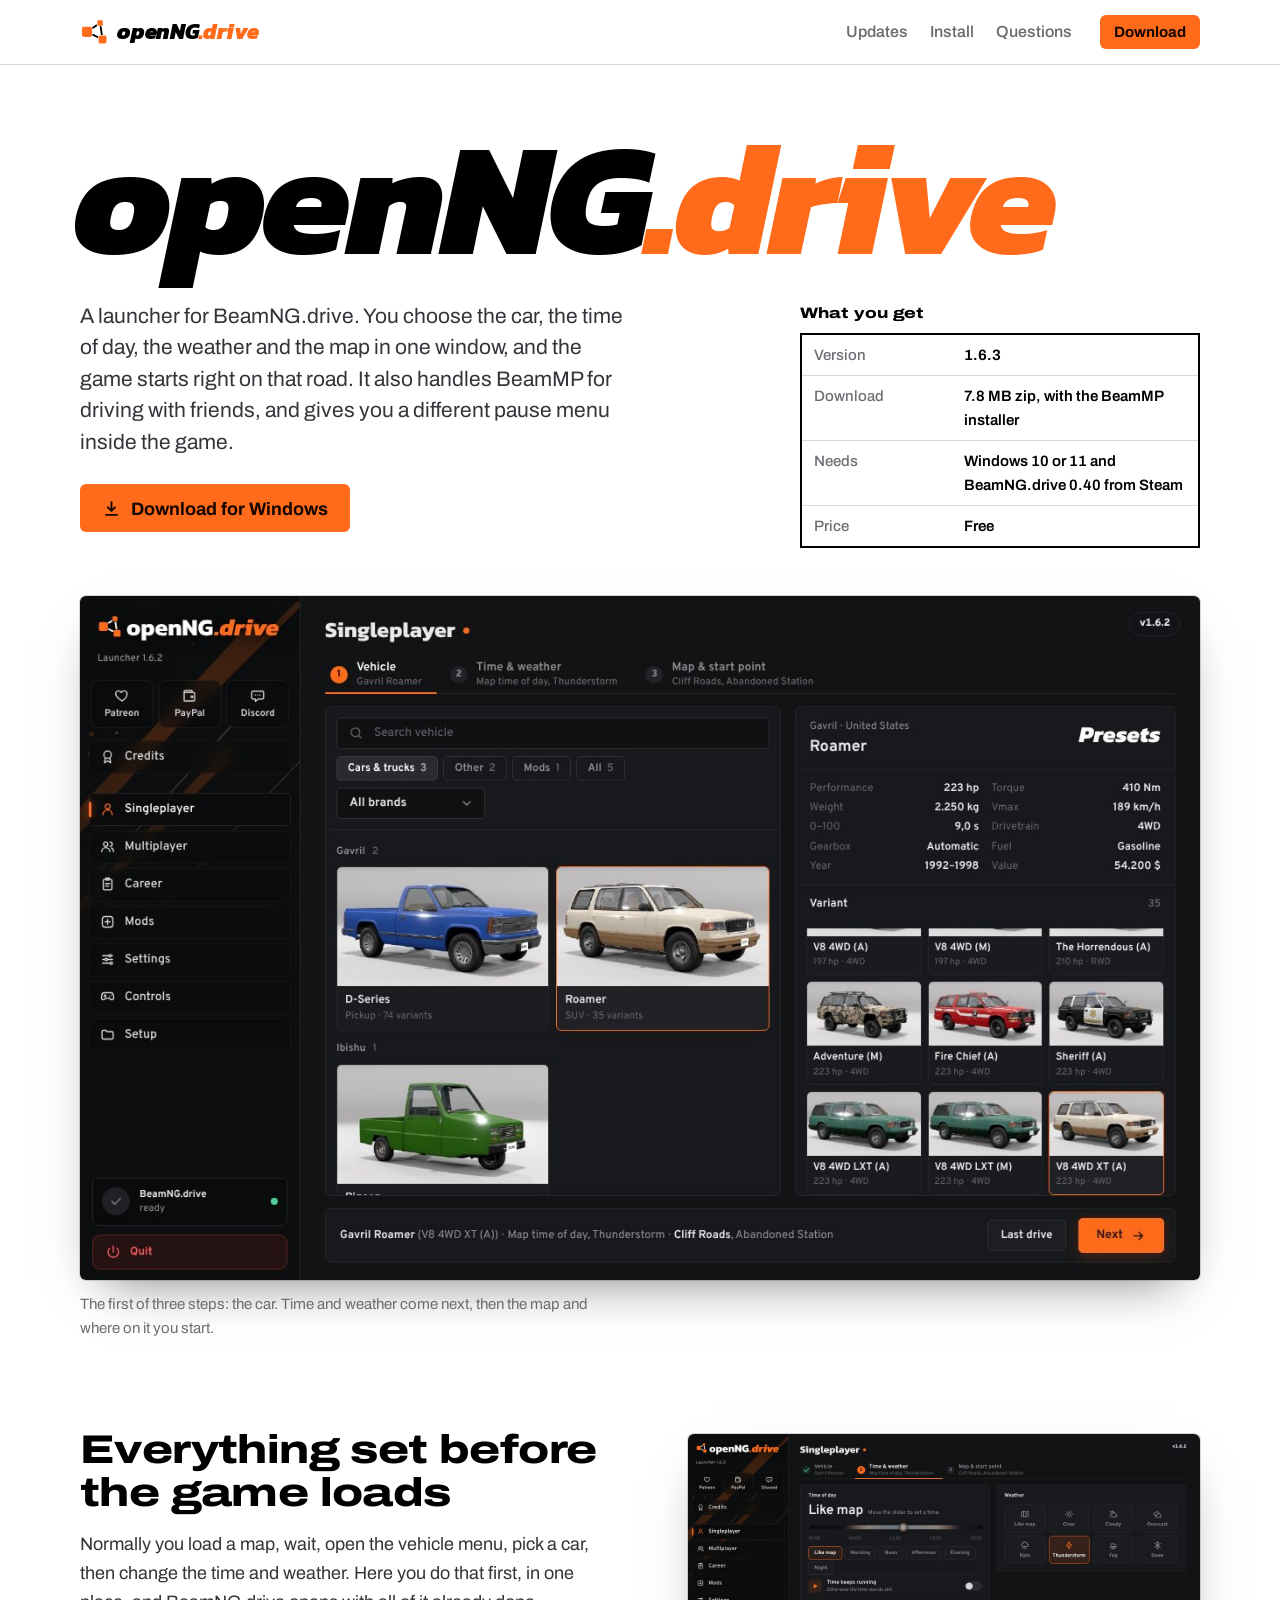
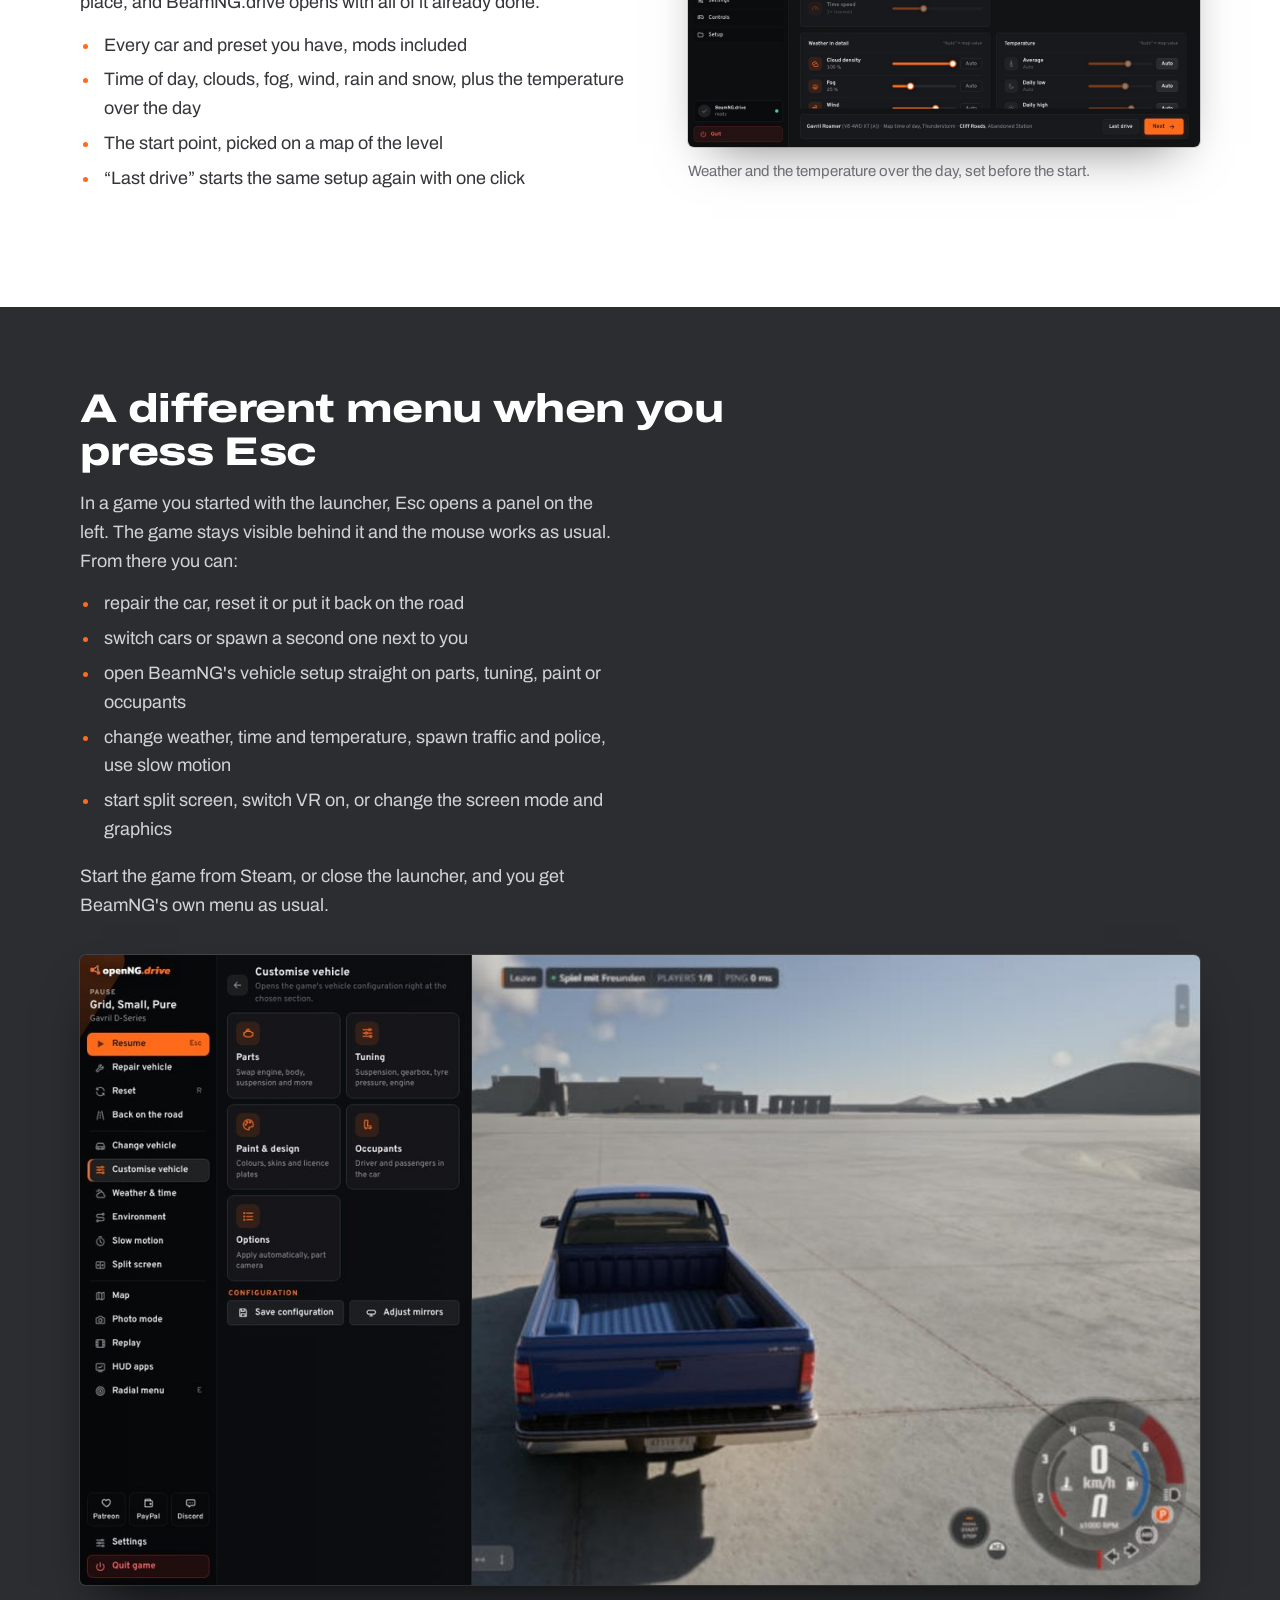
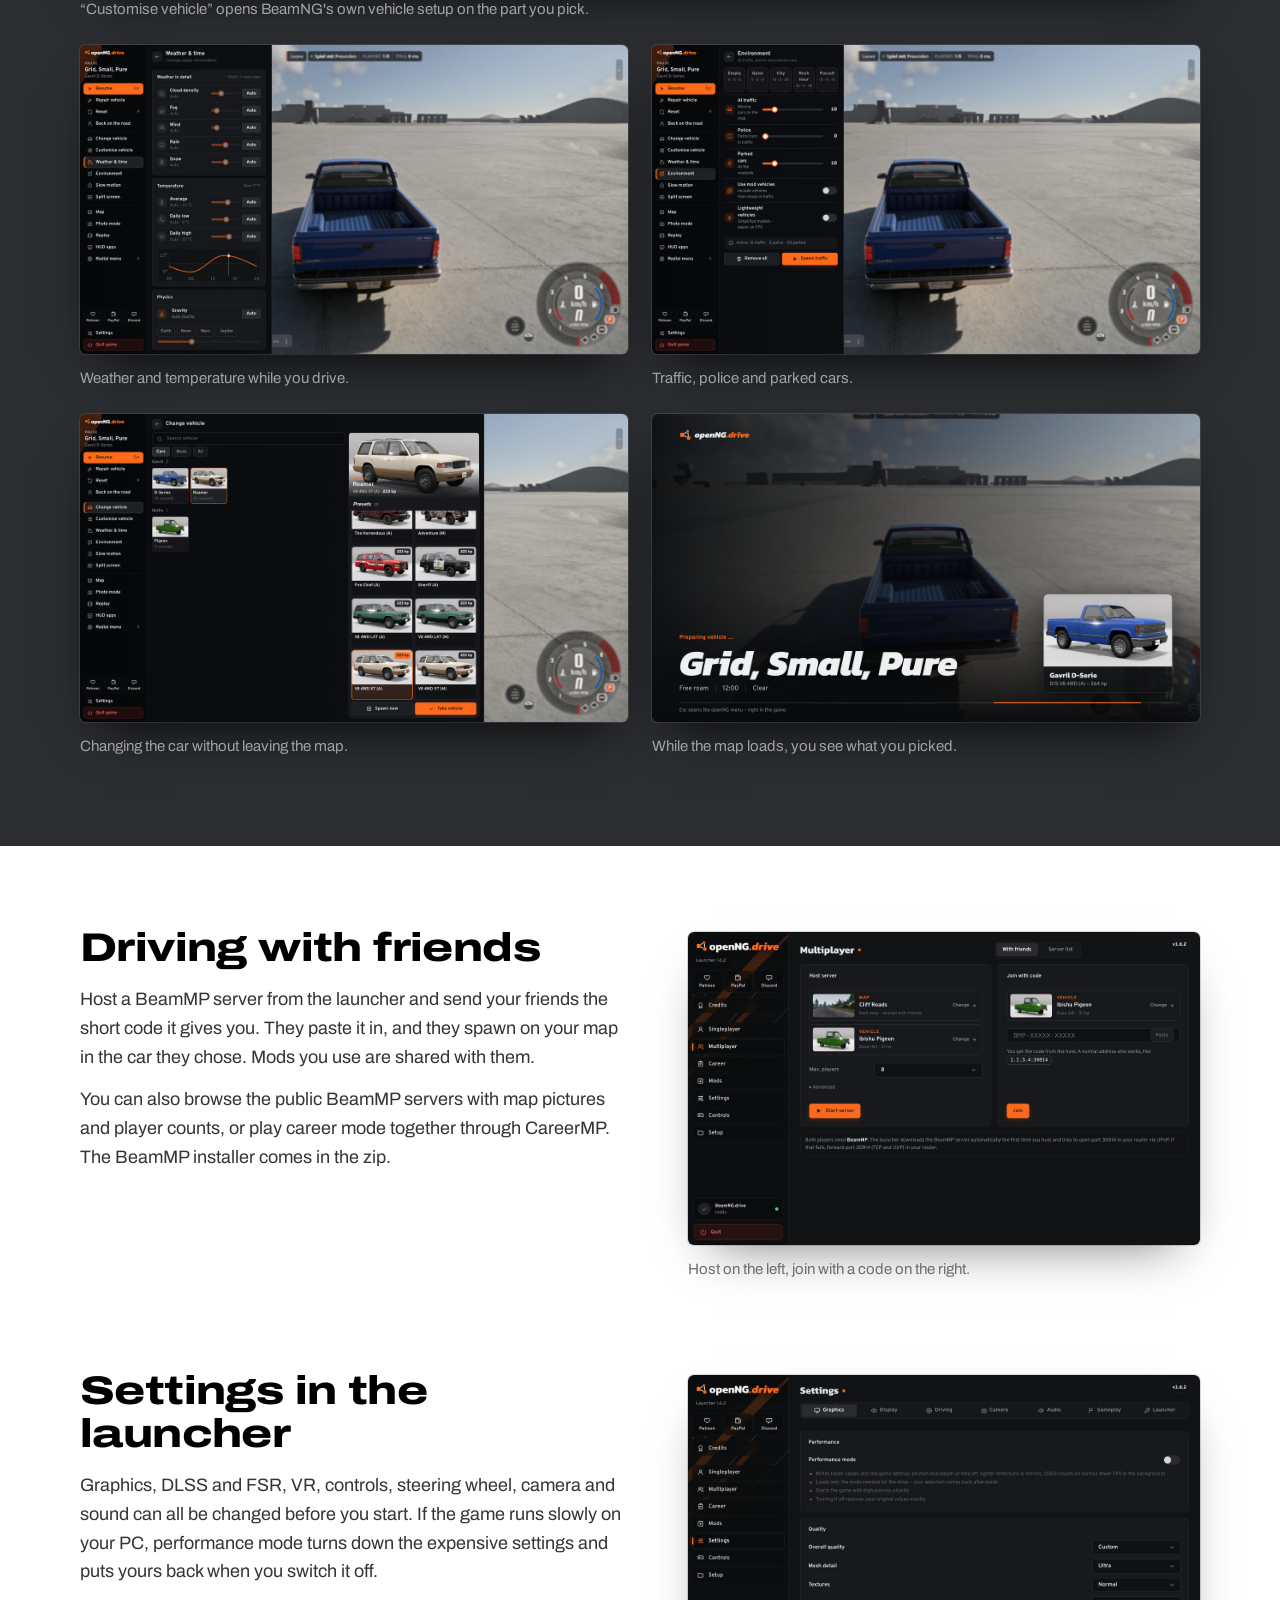
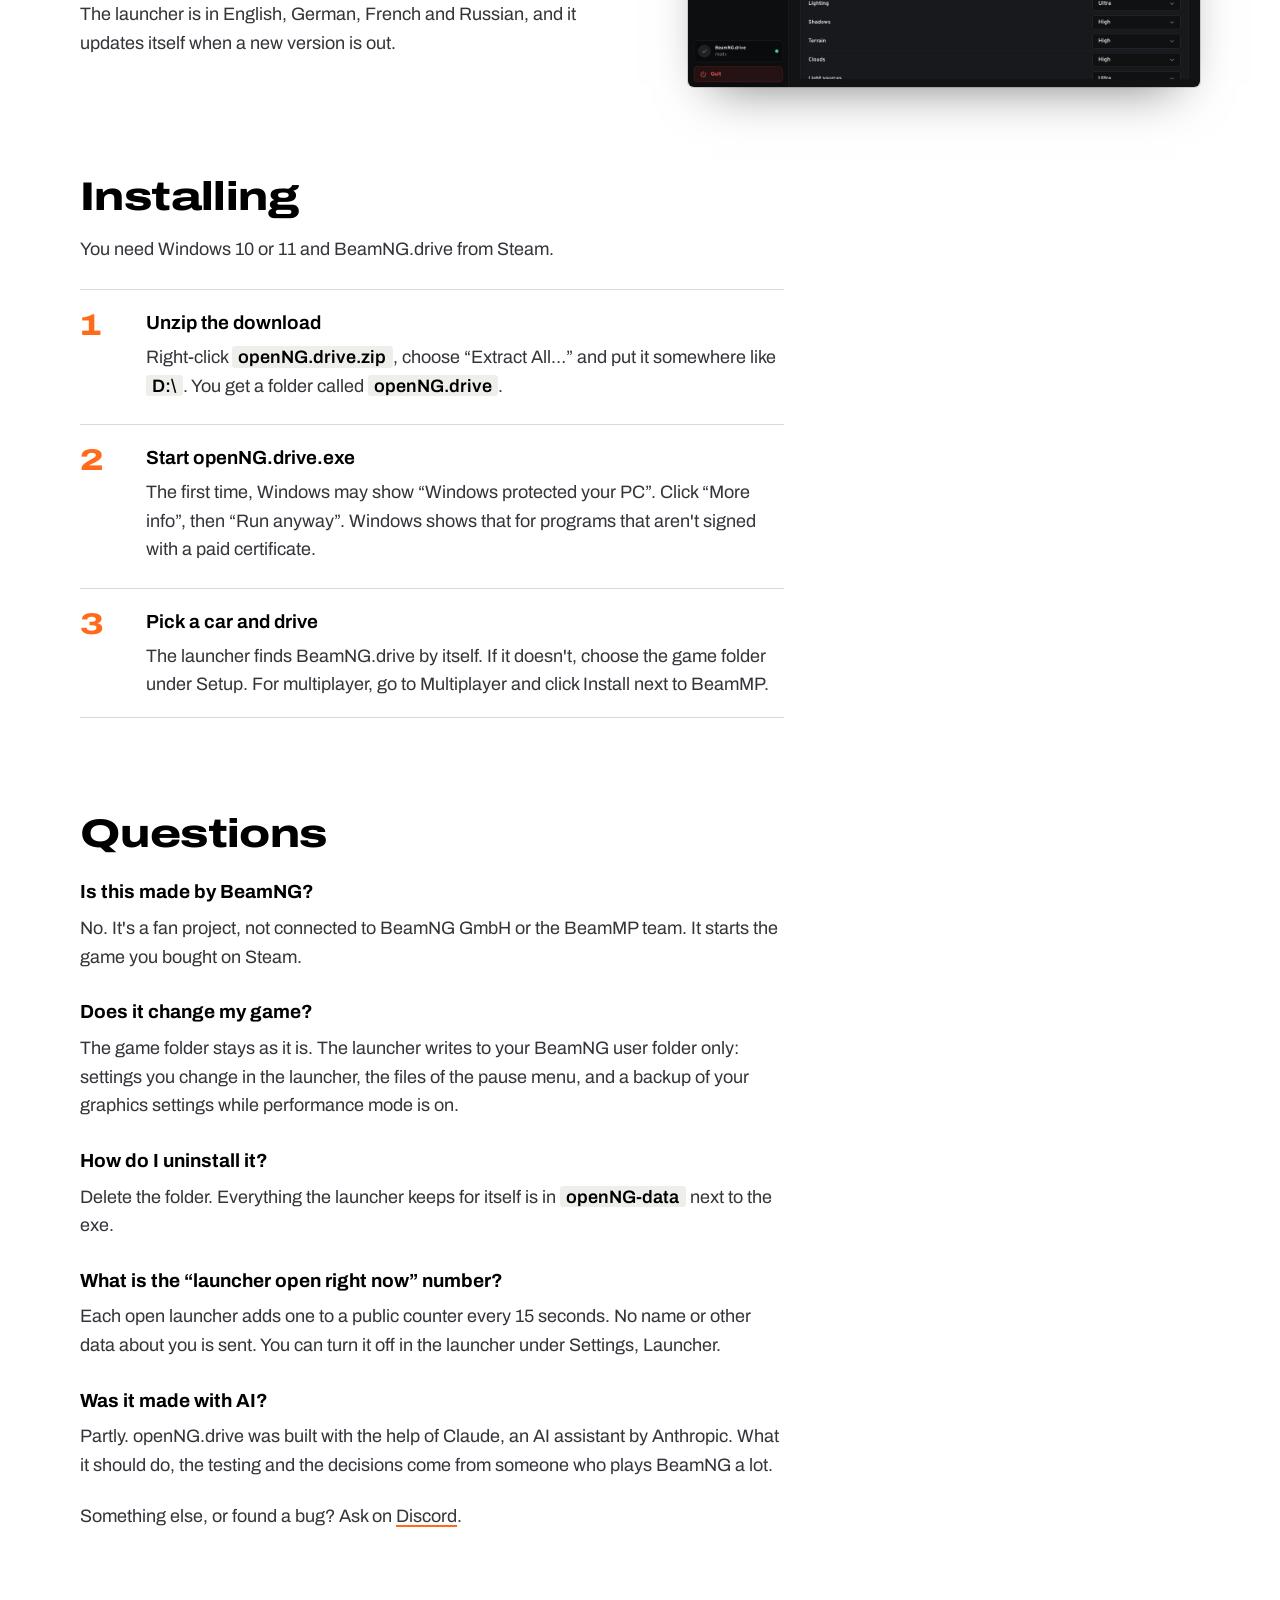
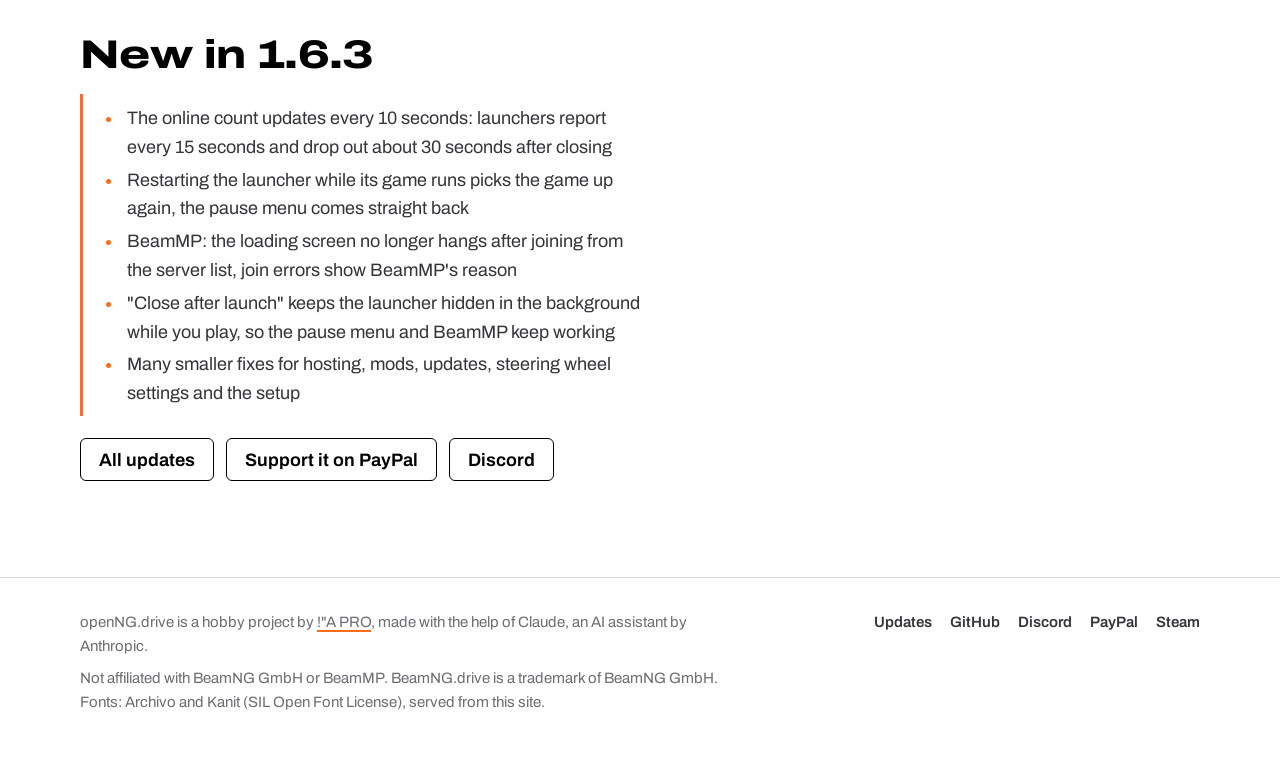
<file: index.html>
<!doctype html>
<html lang="en">
<head>
<meta charset="utf-8">
<meta name="viewport" content="width=device-width, initial-scale=1">
<title>openNG.drive – a launcher for BeamNG.drive</title>
<meta name="description" content="A free launcher for BeamNG.drive: pick the car, the weather and the map in one window and the game starts right there. BeamMP multiplayer and its own pause menu included.">
<link rel="icon" href="img/favicon.svg" type="image/svg+xml">
<meta property="og:title" content="openNG.drive – a launcher for BeamNG.drive">
<meta property="og:description" content="Pick the car, the weather and the map in one window and BeamNG.drive starts right there. Free, with BeamMP multiplayer and its own pause menu.">
<meta property="og:image" content="https://openng-drive.github.io/openng-drive/img/forum2/hero.jpg">
<link rel="preload" href="fonts/Archivo-var.woff" as="font" type="font/woff" crossorigin>
<link rel="stylesheet" href="css/site.css">
</head>
<body>
<header class="top"><div class="wrap">
  <a class="name" href="index.html" aria-label="openNG.drive, home"><svg viewBox="-1 -1 80 76" aria-hidden="true"><g stroke="currentColor" stroke-width="5.5" stroke-linecap="round"><line x1="36.3" y1="24.6" x2="45.8" y2="18.2"/><line x1="58.6" y1="22.5" x2="61.8" y2="43.7"/><line x1="36.6" y1="45.4" x2="49.2" y2="51.6"/></g><g fill="#ff6b1a"><rect x="3.7" y="21.8" width="29.7" height="29.7" rx="6.2"/><rect x="48.8" y="2.7" width="16.2" height="16.2" rx="3.4"/><rect x="52.5" y="47.3" width="23" height="23" rx="4.8"/></g></svg><span>openNG<em>.drive</em></span></a>
  <nav aria-label="Pages"><a href="updates.html">Updates</a><a class="hide-s" href="#install">Install</a><a class="hide-s" href="#questions">Questions</a></nav>
  <a class="get small" href="openNG.drive.zip" download data-dl>Download</a>
</div></header>

<main>
<div class="wrap opening">
  <h1>openNG<em>.drive</em></h1>
  <div class="row">
    <div>
      <p class="lead">A launcher for BeamNG.drive. You choose the car, the time of day, the weather and the map in one window, and the game starts right on that road. It also handles BeamMP for driving with friends, and gives you a different pause menu inside the game.</p>
      <a class="get" href="openNG.drive.zip" download data-dl><svg viewBox="0 0 24 24" fill="none" stroke="currentColor" stroke-width="2.4" stroke-linecap="round" stroke-linejoin="round" aria-hidden="true"><path d="M12 4v11m0 0l-4.5-4.5M12 15l4.5-4.5M5 20h14"/></svg>Download for Windows</a>
      <p class="now" data-online-row hidden><i data-online-dot></i><b data-online>–</b> <span data-online-word>have the launcher open right now</span></p>
    </div>
    <div class="plate"><h2>What you get</h2><table>
      <tr><th>Version</th><td><b data-version>1.6.3</b></td></tr>
      <tr><th>Download</th><td><span data-size>8 MB</span> zip, with the BeamMP installer</td></tr>
      <tr><th>Needs</th><td>Windows 10 or 11 and BeamNG.drive 0.40 from Steam</td></tr>
      <tr data-downloads-row hidden><th>Downloaded</th><td><span data-downloads>–</span> times</td></tr>
      <tr><th>Price</th><td>Free</td></tr>
    </table></div>
  </div>
  <figure class="hero-shot">
    <img src="img/shots/sp.jpg" width="1280" height="782" alt="The Singleplayer page of the launcher: vehicles grouped by brand on the left, the presets of the chosen car with pictures and horsepower on the right">
    <figcaption>The first of three steps: the car. Time and weather come next, then the map and where on it you start.</figcaption>
  </figure>
</div>

<section class="wrap chapter side">
  <div>
    <h2>Everything set before the game loads</h2>
    <p>Normally you load a map, wait, open the vehicle menu, pick a car, then change the time and weather. Here you do that first, in one place, and BeamNG.drive opens with all of it already done.</p>
    <ul>
      <li>Every car and preset you have, mods included</li>
      <li>Time of day, clouds, fog, wind, rain and snow, plus the temperature over the day</li>
      <li>The start point, picked on a map of the level</li>
      <li>“Last drive” starts the same setup again with one click</li>
    </ul>
  </div>
  <figure class="shot">
    <img src="img/shots/env.jpg" width="1280" height="782" alt="Time and weather step: a time slider, weather presets and detailed sliders" loading="lazy">
    <figcaption>Weather and the temperature over the day, set before the start.</figcaption>
  </figure>
</section>

<section class="ingame">
  <div class="wrap">
    <h2>A different menu when you press Esc</h2>
    <p>In a game you started with the launcher, Esc opens a panel on the left. The game stays visible behind it and the mouse works as usual. From there you can:</p>
    <ul>
      <li>repair the car, reset it or put it back on the road</li>
      <li>switch cars or spawn a second one next to you</li>
      <li>open BeamNG's vehicle setup straight on parts, tuning, paint or occupants</li>
      <li>change weather, time and temperature, spawn traffic and police, use slow motion</li>
      <li>start split screen, switch VR on, or change the screen mode and graphics</li>
    </ul>
    <p>Start the game from Steam, or close the launcher, and you get BeamNG's own menu as usual.</p>
    <figure class="shot">
      <img src="img/shots/pause-tune.jpg" width="1280" height="720" alt="The pause menu on the left with tiles for parts, tuning, paint and design, occupants and options, the paused game behind it" loading="lazy">
      <figcaption>“Customise vehicle” opens BeamNG's own vehicle setup on the part you pick.</figcaption>
    </figure>
    <div class="pics">
      <figure class="shot"><img src="img/shots/pause-env.jpg" width="1280" height="720" alt="Weather and time in the pause menu, with average, daily low and daily high temperature and a curve over the day" loading="lazy"><figcaption>Weather and temperature while you drive.</figcaption></figure>
      <figure class="shot"><img src="img/shots/pause-traffic.jpg" width="1280" height="720" alt="Sliders for AI traffic, police and parked cars" loading="lazy"><figcaption>Traffic, police and parked cars.</figcaption></figure>
      <figure class="shot"><img src="img/shots/pause-vehicle.jpg" width="1280" height="720" alt="Changing the car from the pause menu" loading="lazy"><figcaption>Changing the car without leaving the map.</figcaption></figure>
      <figure class="shot"><img src="img/shots/loading.jpg" width="1280" height="720" alt="The loading screen with the chosen map, car and weather" loading="lazy"><figcaption>While the map loads, you see what you picked.</figcaption></figure>
    </div>
  </div>
</section>

<section class="wrap chapter side">
  <div>
    <h2>Driving with friends</h2>
    <p>Host a BeamMP server from the launcher and send your friends the short code it gives you. They paste it in, and they spawn on your map in the car they chose. Mods you use are shared with them.</p>
    <p>You can also browse the public BeamMP servers with map pictures and player counts, or play career mode together through CareerMP. The BeamMP installer comes in the zip.</p>
  </div>
  <figure class="shot">
    <img src="img/shots/mp.jpg" width="1280" height="782" alt="The Multiplayer page: hosting on the left, joining with a code on the right" loading="lazy">
    <figcaption>Host on the left, join with a code on the right.</figcaption>
  </figure>
</section>

<section class="wrap chapter side">
  <div>
    <h2>Settings in the launcher</h2>
    <p>Graphics, DLSS and FSR, VR, controls, steering wheel, camera and sound can all be changed before you start. If the game runs slowly on your PC, performance mode turns down the expensive settings and puts yours back when you switch it off.</p>
    <p>The launcher is in English, German, French and Russian, and it updates itself when a new version is out.</p>
  </div>
  <figure class="shot">
    <img src="img/shots/settings.jpg" width="1280" height="782" alt="The graphics settings in the launcher" loading="lazy">
  </figure>
</section>

<section class="wrap chapter" id="install">
  <h2>Installing</h2>
  <p>You need Windows 10 or 11 and BeamNG.drive from Steam.</p>
  <ol class="steps">
    <li><div><b>Unzip the download</b>Right-click <code>openNG.drive.zip</code>, choose “Extract All…” and put it somewhere like <code>D:\</code>. You get a folder called <code>openNG.drive</code>.</div></li>
    <li><div><b>Start openNG.drive.exe</b>The first time, Windows may show “Windows protected your PC”. Click “More info”, then “Run anyway”. Windows shows that for programs that aren't signed with a paid certificate.</div></li>
    <li><div><b>Pick a car and drive</b>The launcher finds BeamNG.drive by itself. If it doesn't, choose the game folder under Setup. For multiplayer, go to Multiplayer and click Install next to BeamMP.</div></li>
  </ol>
</section>

<section class="wrap chapter" id="questions">
  <h2>Questions</h2>
  <dl class="qa">
    <dt>Is this made by BeamNG?</dt>
    <dd>No. It's a fan project, not connected to BeamNG GmbH or the BeamMP team. It starts the game you bought on Steam.</dd>
    <dt>Does it change my game?</dt>
    <dd>The game folder stays as it is. The launcher writes to your BeamNG user folder only: settings you change in the launcher, the files of the pause menu, and a backup of your graphics settings while performance mode is on.</dd>
    <dt>How do I uninstall it?</dt>
    <dd>Delete the folder. Everything the launcher keeps for itself is in <code>openNG-data</code> next to the exe.</dd>
    <dt>What is the “launcher open right now” number?</dt>
    <dd>Each open launcher adds one to a public counter every 15 seconds. No name or other data about you is sent. You can turn it off in the launcher under Settings, Launcher.</dd>
    <dt>Was it made with AI?</dt>
    <dd>Partly. openNG.drive was built with the help of Claude, an AI assistant by Anthropic. What it should do, the testing and the decisions come from someone who plays BeamNG a lot.</dd>
  </dl>
  <p style="margin-top:22px">Something else, or found a bug? Ask on <a href="https://discord.gg/BErECcExz6">Discord</a>.</p>
</section>

<section class="wrap chapter">
  <h2>New in <span data-version>1.6.3</span></h2>
  <div class="news" data-notes><p>Bug fixes for the pause menu and the launcher.</p></div>
  <div class="links">
    <a class="plain" href="updates.html">All updates</a>
    <a class="plain" href="https://www.paypal.com/paypalme/MANLionsCityProject">Support it on PayPal</a>
    <a class="plain" href="https://discord.gg/BErECcExz6">Discord</a>
  </div>
</section>
</main>

<footer><div class="wrap">
  <div>
    <p>openNG.drive is a hobby project by <a href="https://steamcommunity.com/profiles/76561198871335992/">!&quot;A PRO</a>, made with the help of Claude, an AI assistant by Anthropic.</p>
    <p>Not affiliated with BeamNG GmbH or BeamMP. BeamNG.drive is a trademark of BeamNG GmbH. Fonts: Archivo and Kanit (SIL Open Font License), served from this site.</p>
  </div>
  <nav aria-label="Links">
    <a href="updates.html">Updates</a>
    <a href="https://github.com/openng-drive/openng-drive">GitHub</a>
    <a href="https://discord.gg/BErECcExz6">Discord</a>
    <a href="https://www.paypal.com/paypalme/MANLionsCityProject">PayPal</a>
    <a href="https://steamcommunity.com/profiles/76561198871335992/">Steam</a>
  </nav>
</div></footer>
<script src="js/site.js"></script>
</body>
</html>
</file>
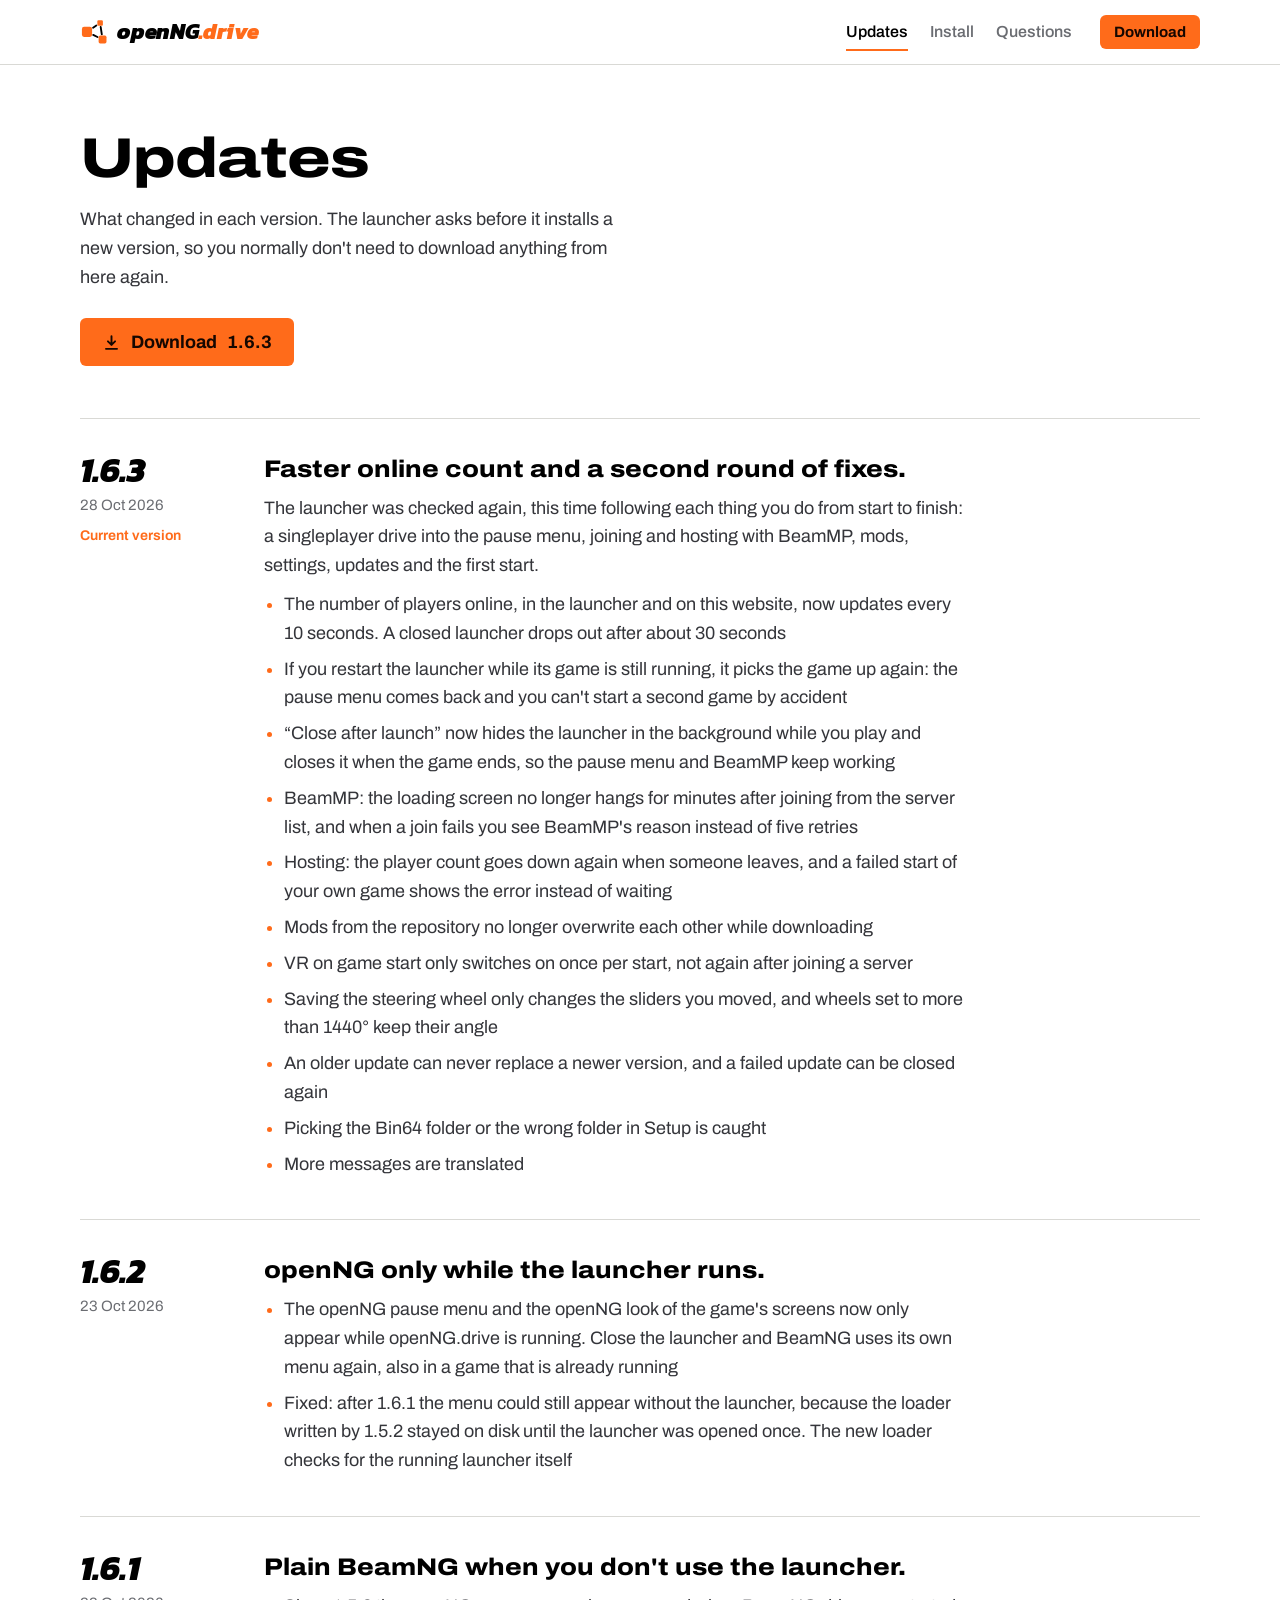
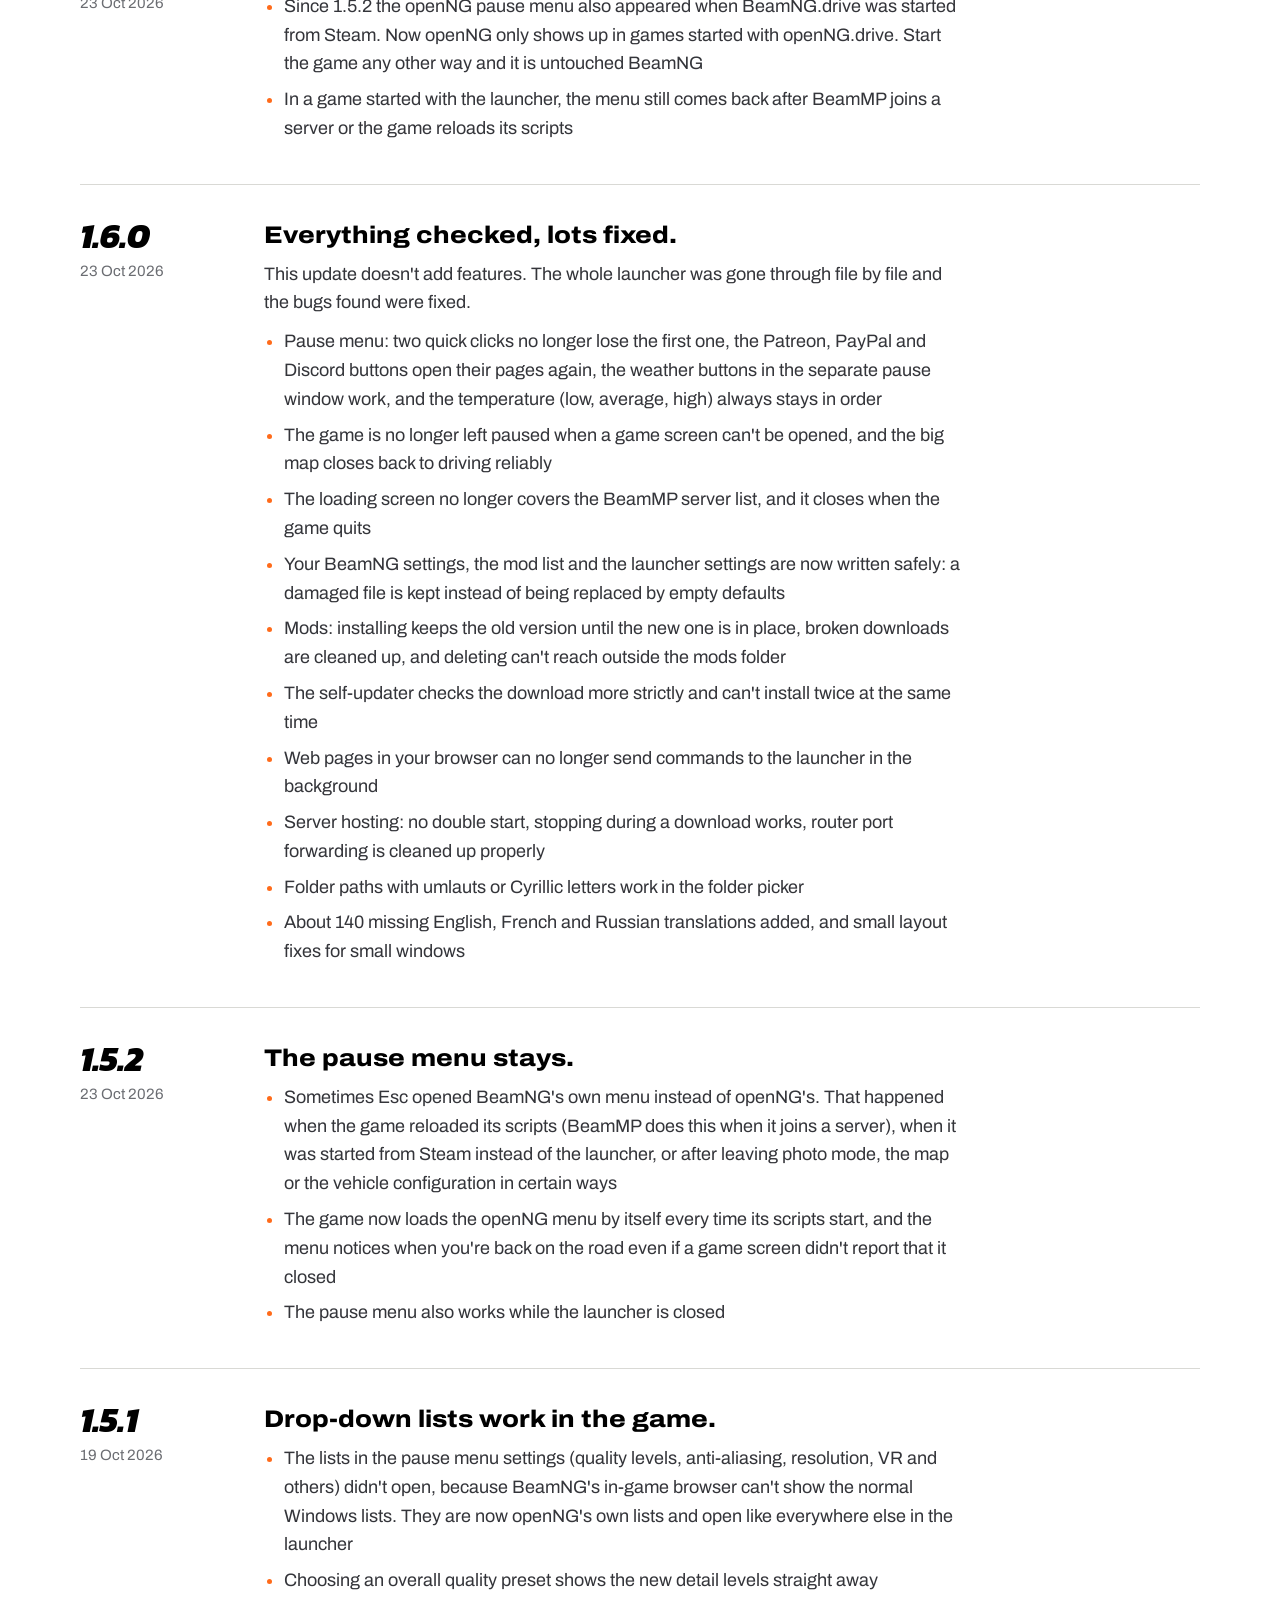
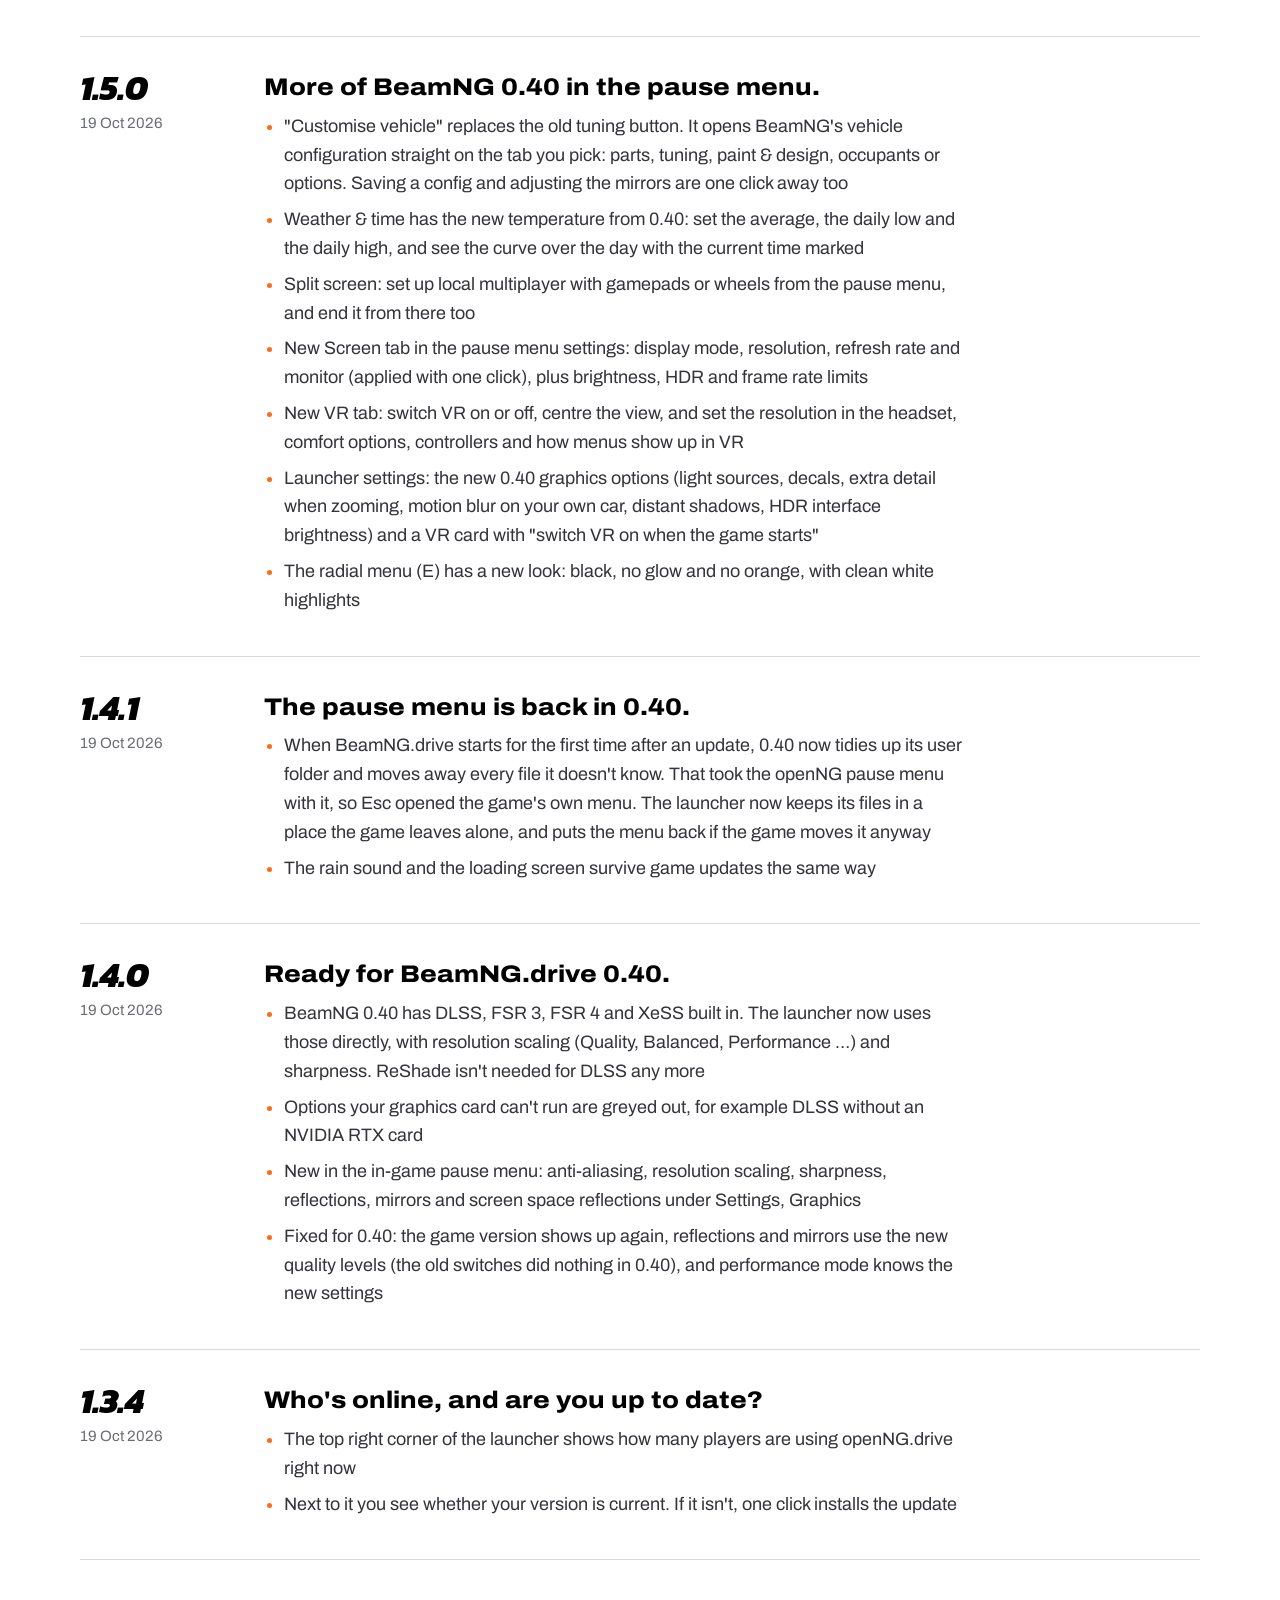
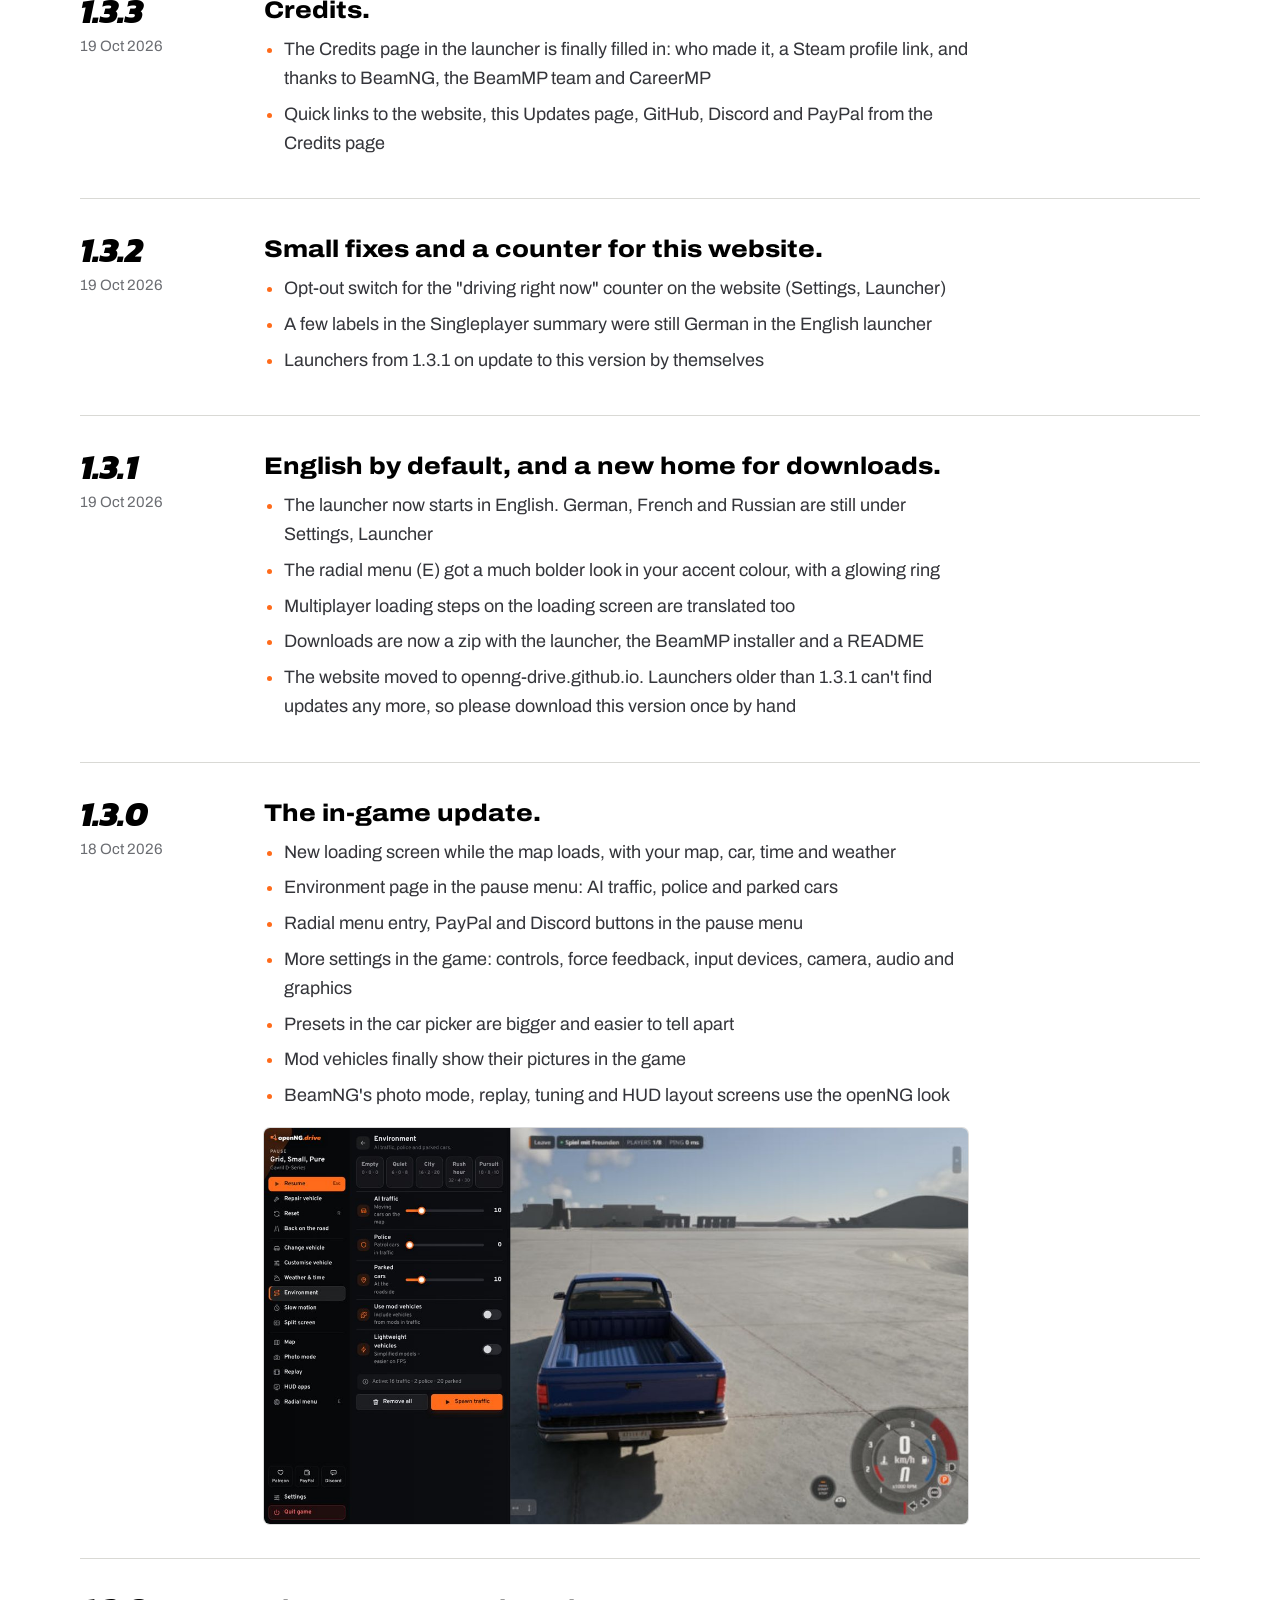
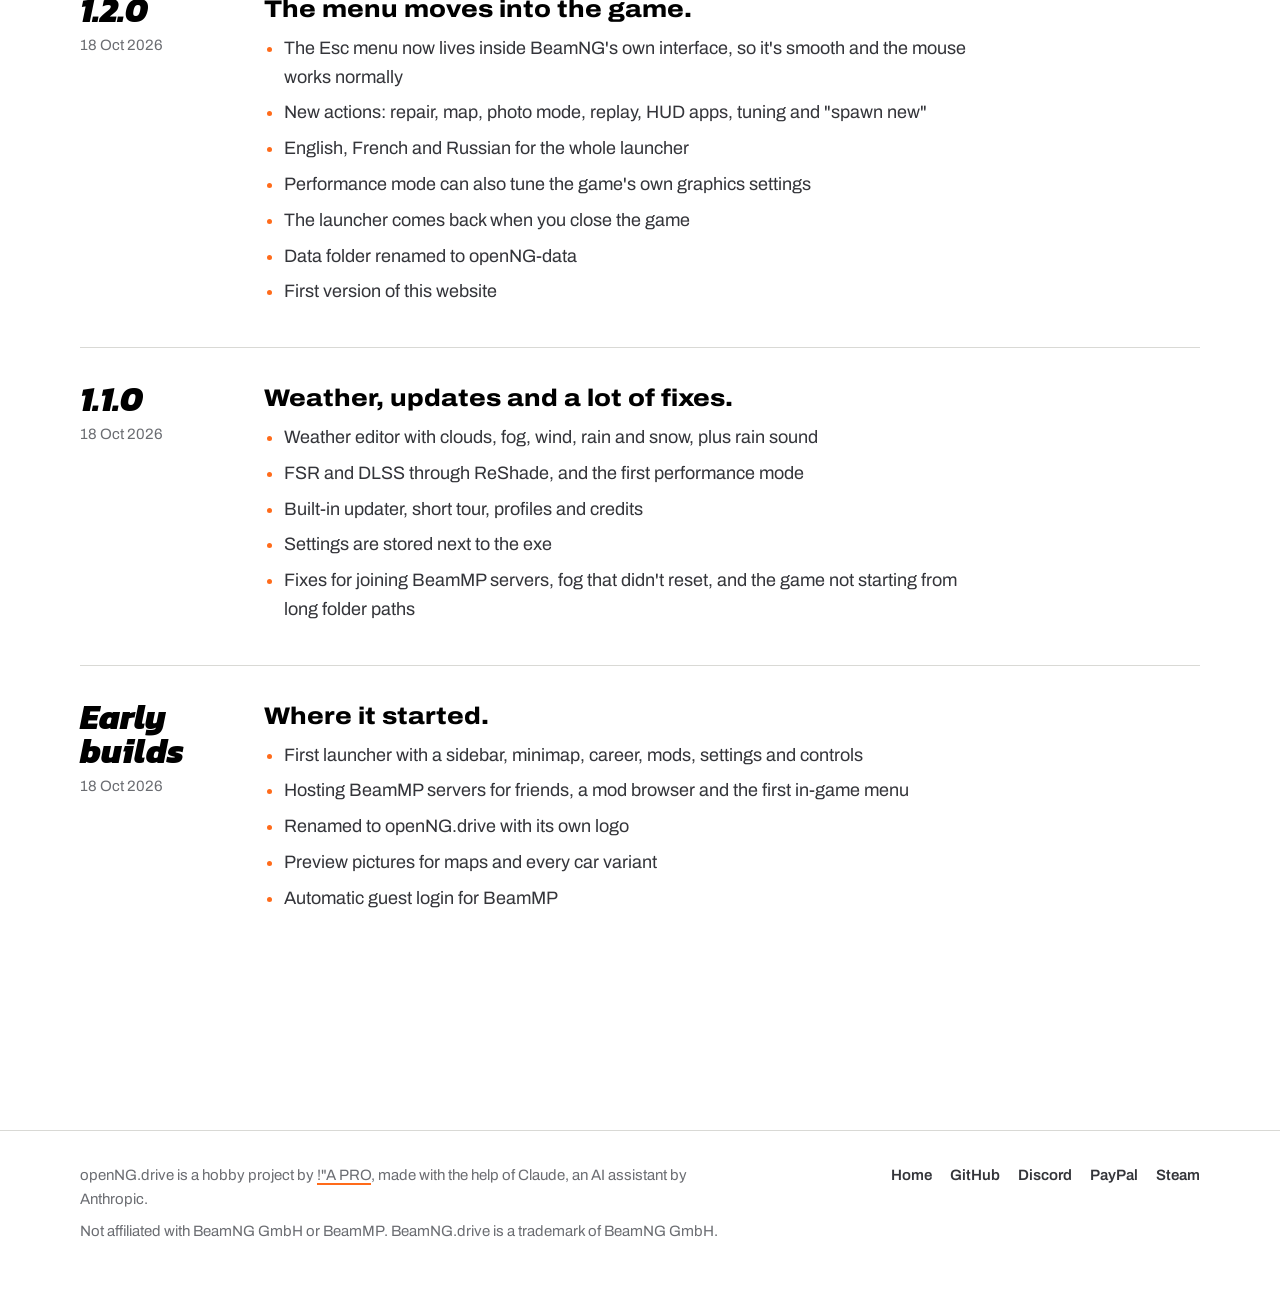
<file: updates.html>
<!doctype html>
<html lang="en">
<head>
<meta charset="utf-8">
<meta name="viewport" content="width=device-width, initial-scale=1">
<title>Updates – openNG.drive</title>
<meta name="description" content="Every openNG.drive version and what changed.">
<link rel="icon" href="img/favicon.svg" type="image/svg+xml">
<meta property="og:title" content="Updates – openNG.drive">
<meta property="og:description" content="Every openNG.drive version and what changed.">
<meta property="og:image" content="https://openng-drive.github.io/openng-drive/img/forum2/hero.jpg">
<link rel="preload" href="fonts/Archivo-var.woff" as="font" type="font/woff" crossorigin>
<link rel="stylesheet" href="css/site.css">
</head>
<body>
<header class="top"><div class="wrap">
  <a class="name" href="index.html" aria-label="openNG.drive, home"><svg viewBox="-1 -1 80 76" aria-hidden="true"><g stroke="currentColor" stroke-width="5.5" stroke-linecap="round"><line x1="36.3" y1="24.6" x2="45.8" y2="18.2"/><line x1="58.6" y1="22.5" x2="61.8" y2="43.7"/><line x1="36.6" y1="45.4" x2="49.2" y2="51.6"/></g><g fill="#ff6b1a"><rect x="3.7" y="21.8" width="29.7" height="29.7" rx="6.2"/><rect x="48.8" y="2.7" width="16.2" height="16.2" rx="3.4"/><rect x="52.5" y="47.3" width="23" height="23" rx="4.8"/></g></svg><span>openNG<em>.drive</em></span></a>
  <nav aria-label="Pages"><a href="updates.html" aria-current="page">Updates</a><a class="hide-s" href="index.html#install">Install</a><a class="hide-s" href="index.html#questions">Questions</a></nav>
  <a class="get small" href="openNG.drive.zip" download data-dl>Download</a>
</div></header>

<main>
<div class="wrap page">
  <h1>Updates</h1>
  <p>What changed in each version. The launcher asks before it installs a new version, so you normally don't need to download anything from here again.</p>
  <div class="current">
    <a class="get" href="openNG.drive.zip" download data-dl><svg viewBox="0 0 24 24" fill="none" stroke="currentColor" stroke-width="2.4" stroke-linecap="round" stroke-linejoin="round" aria-hidden="true"><path d="M12 4v11m0 0l-4.5-4.5M12 15l4.5-4.5M5 20h14"/></svg>Download <span class="v" data-version>1.6.3</span></a>
    <span data-downloads-row hidden><span data-downloads>–</span> downloads so far</span>
  </div>
</div>
<div class="wrap log">
<article class="rel" id="v1-6-3">
  <div class="when"><b>1.6.3</b><time>28 Oct 2026</time><br><em>Current version</em></div>
  <div><h2>Faster online count and a second round of fixes.</h2><p>The launcher was checked again, this time following each thing you do from start to finish: a singleplayer drive into the pause menu, joining and hosting with BeamMP, mods, settings, updates and the first start.</p><ul>
<li>The number of players online, in the launcher and on this website, now updates every 10 seconds. A closed launcher drops out after about 30 seconds</li>
<li>If you restart the launcher while its game is still running, it picks the game up again: the pause menu comes back and you can't start a second game by accident</li>
<li>“Close after launch” now hides the launcher in the background while you play and closes it when the game ends, so the pause menu and BeamMP keep working</li>
<li>BeamMP: the loading screen no longer hangs for minutes after joining from the server list, and when a join fails you see BeamMP's reason instead of five retries</li>
<li>Hosting: the player count goes down again when someone leaves, and a failed start of your own game shows the error instead of waiting</li>
<li>Mods from the repository no longer overwrite each other while downloading</li>
<li>VR on game start only switches on once per start, not again after joining a server</li>
<li>Saving the steering wheel only changes the sliders you moved, and wheels set to more than 1440° keep their angle</li>
<li>An older update can never replace a newer version, and a failed update can be closed again</li>
<li>Picking the Bin64 folder or the wrong folder in Setup is caught</li>
<li>More messages are translated</li>
</ul></div>
</article>
<article class="rel" id="v1-6-2">
  <div class="when"><b>1.6.2</b><time>23 Oct 2026</time></div>
  <div><h2>openNG only while the launcher runs.</h2><ul>
<li>The openNG pause menu and the openNG look of the game's screens now only appear while openNG.drive is running. Close the launcher and BeamNG uses its own menu again, also in a game that is already running</li>
<li>Fixed: after 1.6.1 the menu could still appear without the launcher, because the loader written by 1.5.2 stayed on disk until the launcher was opened once. The new loader checks for the running launcher itself</li>
</ul></div>
</article>
<article class="rel" id="v1-6-1">
  <div class="when"><b>1.6.1</b><time>23 Oct 2026</time></div>
  <div><h2>Plain BeamNG when you don't use the launcher.</h2><ul>
<li>Since 1.5.2 the openNG pause menu also appeared when BeamNG.drive was started from Steam. Now openNG only shows up in games started with openNG.drive. Start the game any other way and it is untouched BeamNG</li>
<li>In a game started with the launcher, the menu still comes back after BeamMP joins a server or the game reloads its scripts</li>
</ul></div>
</article>
<article class="rel" id="v1-6-0">
  <div class="when"><b>1.6.0</b><time>23 Oct 2026</time></div>
  <div><h2>Everything checked, lots fixed.</h2><p>This update doesn't add features. The whole launcher was gone through file by file and the bugs found were fixed.</p><ul>
<li>Pause menu: two quick clicks no longer lose the first one, the Patreon, PayPal and Discord buttons open their pages again, the weather buttons in the separate pause window work, and the temperature (low, average, high) always stays in order</li>
<li>The game is no longer left paused when a game screen can't be opened, and the big map closes back to driving reliably</li>
<li>The loading screen no longer covers the BeamMP server list, and it closes when the game quits</li>
<li>Your BeamNG settings, the mod list and the launcher settings are now written safely: a damaged file is kept instead of being replaced by empty defaults</li>
<li>Mods: installing keeps the old version until the new one is in place, broken downloads are cleaned up, and deleting can't reach outside the mods folder</li>
<li>The self-updater checks the download more strictly and can't install twice at the same time</li>
<li>Web pages in your browser can no longer send commands to the launcher in the background</li>
<li>Server hosting: no double start, stopping during a download works, router port forwarding is cleaned up properly</li>
<li>Folder paths with umlauts or Cyrillic letters work in the folder picker</li>
<li>About 140 missing English, French and Russian translations added, and small layout fixes for small windows</li>
</ul></div>
</article>
<article class="rel" id="v1-5-2">
  <div class="when"><b>1.5.2</b><time>23 Oct 2026</time></div>
  <div><h2>The pause menu stays.</h2><ul>
<li>Sometimes Esc opened BeamNG's own menu instead of openNG's. That happened when the game reloaded its scripts (BeamMP does this when it joins a server), when it was started from Steam instead of the launcher, or after leaving photo mode, the map or the vehicle configuration in certain ways</li>
<li>The game now loads the openNG menu by itself every time its scripts start, and the menu notices when you're back on the road even if a game screen didn't report that it closed</li>
<li>The pause menu also works while the launcher is closed</li>
</ul></div>
</article>
<article class="rel" id="v1-5-1">
  <div class="when"><b>1.5.1</b><time>19 Oct 2026</time></div>
  <div><h2>Drop-down lists work in the game.</h2><ul>
<li>The lists in the pause menu settings (quality levels, anti-aliasing, resolution, VR and others) didn't open, because BeamNG's in-game browser can't show the normal Windows lists. They are now openNG's own lists and open like everywhere else in the launcher</li>
<li>Choosing an overall quality preset shows the new detail levels straight away</li>
</ul></div>
</article>
<article class="rel" id="v1-5-0">
  <div class="when"><b>1.5.0</b><time>19 Oct 2026</time></div>
  <div><h2>More of BeamNG 0.40 in the pause menu.</h2><ul>
<li>"Customise vehicle" replaces the old tuning button. It opens BeamNG's vehicle configuration straight on the tab you pick: parts, tuning, paint &amp; design, occupants or options. Saving a config and adjusting the mirrors are one click away too</li>
<li>Weather &amp; time has the new temperature from 0.40: set the average, the daily low and the daily high, and see the curve over the day with the current time marked</li>
<li>Split screen: set up local multiplayer with gamepads or wheels from the pause menu, and end it from there too</li>
<li>New Screen tab in the pause menu settings: display mode, resolution, refresh rate and monitor (applied with one click), plus brightness, HDR and frame rate limits</li>
<li>New VR tab: switch VR on or off, centre the view, and set the resolution in the headset, comfort options, controllers and how menus show up in VR</li>
<li>Launcher settings: the new 0.40 graphics options (light sources, decals, extra detail when zooming, motion blur on your own car, distant shadows, HDR interface brightness) and a VR card with "switch VR on when the game starts"</li>
<li>The radial menu (E) has a new look: black, no glow and no orange, with clean white highlights</li>
</ul></div>
</article>
<article class="rel" id="v1-4-1">
  <div class="when"><b>1.4.1</b><time>19 Oct 2026</time></div>
  <div><h2>The pause menu is back in 0.40.</h2><ul>
<li>When BeamNG.drive starts for the first time after an update, 0.40 now tidies up its user folder and moves away every file it doesn't know. That took the openNG pause menu with it, so Esc opened the game's own menu. The launcher now keeps its files in a place the game leaves alone, and puts the menu back if the game moves it anyway</li>
<li>The rain sound and the loading screen survive game updates the same way</li>
</ul></div>
</article>
<article class="rel" id="v1-4-0">
  <div class="when"><b>1.4.0</b><time>19 Oct 2026</time></div>
  <div><h2>Ready for BeamNG.drive 0.40.</h2><ul>
<li>BeamNG 0.40 has DLSS, FSR 3, FSR 4 and XeSS built in. The launcher now uses those directly, with resolution scaling (Quality, Balanced, Performance …) and sharpness. ReShade isn't needed for DLSS any more</li>
<li>Options your graphics card can't run are greyed out, for example DLSS without an NVIDIA RTX card</li>
<li>New in the in-game pause menu: anti-aliasing, resolution scaling, sharpness, reflections, mirrors and screen space reflections under Settings, Graphics</li>
<li>Fixed for 0.40: the game version shows up again, reflections and mirrors use the new quality levels (the old switches did nothing in 0.40), and performance mode knows the new settings</li>
</ul></div>
</article>
<article class="rel" id="v1-3-4">
  <div class="when"><b>1.3.4</b><time>19 Oct 2026</time></div>
  <div><h2>Who's online, and are you up to date?</h2><ul><li>The top right corner of the launcher shows how many players are using openNG.drive right now</li><li>Next to it you see whether your version is current. If it isn't, one click installs the update</li></ul></div>
</article>
<article class="rel" id="v1-3-3">
  <div class="when"><b>1.3.3</b><time>19 Oct 2026</time></div>
  <div><h2>Credits.</h2><ul><li>The Credits page in the launcher is finally filled in: who made it, a Steam profile link, and thanks to BeamNG, the BeamMP team and CareerMP</li><li>Quick links to the website, this Updates page, GitHub, Discord and PayPal from the Credits page</li></ul></div>
</article>
<article class="rel" id="v1-3-2">
  <div class="when"><b>1.3.2</b><time>19 Oct 2026</time></div>
  <div><h2>Small fixes and a counter for this website.</h2><ul><li>Opt-out switch for the "driving right now" counter on the website (Settings, Launcher)</li><li>A few labels in the Singleplayer summary were still German in the English launcher</li><li>Launchers from 1.3.1 on update to this version by themselves</li></ul></div>
</article>
<article class="rel" id="v1-3-1">
  <div class="when"><b>1.3.1</b><time>19 Oct 2026</time></div>
  <div><h2>English by default, and a new home for downloads.</h2><ul><li>The launcher now starts in English. German, French and Russian are still under Settings, Launcher</li><li>The radial menu (E) got a much bolder look in your accent colour, with a glowing ring</li><li>Multiplayer loading steps on the loading screen are translated too</li><li>Downloads are now a zip with the launcher, the BeamMP installer and a README</li><li>The website moved to openng-drive.github.io. Launchers older than 1.3.1 can't find updates any more, so please download this version once by hand</li></ul></div>
</article>
<article class="rel" id="v1-3-0">
  <div class="when"><b>1.3.0</b><time>18 Oct 2026</time></div>
  <div><h2>The in-game update.</h2><ul><li>New loading screen while the map loads, with your map, car, time and weather</li><li>Environment page in the pause menu: AI traffic, police and parked cars</li><li>Radial menu entry, PayPal and Discord buttons in the pause menu</li><li>More settings in the game: controls, force feedback, input devices, camera, audio and graphics</li><li>Presets in the car picker are bigger and easier to tell apart</li><li>Mod vehicles finally show their pictures in the game</li><li>BeamNG's photo mode, replay, tuning and HUD layout screens use the openNG look</li></ul><img src="img/shots/pause-traffic.jpg" width="1280" height="720" alt="" loading="lazy"></div>
</article>
<article class="rel" id="v1-2-0">
  <div class="when"><b>1.2.0</b><time>18 Oct 2026</time></div>
  <div><h2>The menu moves into the game.</h2><ul><li>The Esc menu now lives inside BeamNG's own interface, so it's smooth and the mouse works normally</li><li>New actions: repair, map, photo mode, replay, HUD apps, tuning and "spawn new"</li><li>English, French and Russian for the whole launcher</li><li>Performance mode can also tune the game's own graphics settings</li><li>The launcher comes back when you close the game</li><li>Data folder renamed to openNG-data</li><li>First version of this website</li></ul></div>
</article>
<article class="rel" id="v1-1-0">
  <div class="when"><b>1.1.0</b><time>18 Oct 2026</time></div>
  <div><h2>Weather, updates and a lot of fixes.</h2><ul><li>Weather editor with clouds, fog, wind, rain and snow, plus rain sound</li><li>FSR and DLSS through ReShade, and the first performance mode</li><li>Built-in updater, short tour, profiles and credits</li><li>Settings are stored next to the exe</li><li>Fixes for joining BeamMP servers, fog that didn't reset, and the game not starting from long folder paths</li></ul></div>
</article>
<article class="rel" id="vearly-builds">
  <div class="when"><b>Early builds</b><time>18 Oct 2026</time></div>
  <div><h2>Where it started.</h2><ul><li>First launcher with a sidebar, minimap, career, mods, settings and controls</li><li>Hosting BeamMP servers for friends, a mod browser and the first in-game menu</li><li>Renamed to openNG.drive with its own logo</li><li>Preview pictures for maps and every car variant</li><li>Automatic guest login for BeamMP</li></ul></div>
</article>
</div>
</main>

<footer><div class="wrap">
  <div>
    <p>openNG.drive is a hobby project by <a href="https://steamcommunity.com/profiles/76561198871335992/">!&quot;A PRO</a>, made with the help of Claude, an AI assistant by Anthropic.</p>
    <p>Not affiliated with BeamNG GmbH or BeamMP. BeamNG.drive is a trademark of BeamNG GmbH.</p>
  </div>
  <nav aria-label="Links">
    <a href="index.html">Home</a>
    <a href="https://github.com/openng-drive/openng-drive">GitHub</a>
    <a href="https://discord.gg/BErECcExz6">Discord</a>
    <a href="https://www.paypal.com/paypalme/MANLionsCityProject">PayPal</a>
    <a href="https://steamcommunity.com/profiles/76561198871335992/">Steam</a>
  </nav>
</div></footer>
<script src="js/site.js"></script>
</body>
</html>
</file>
<file: css/site.css>
/* openNG.drive website
   One family for everything (Archivo, its width axis does the heavy lifting),
   Kanit only for the name, like in the launcher. */
@font-face { font-family: "Archivo"; src: url("../fonts/Archivo-var.woff") format("woff"); font-weight: 100 900; font-stretch: 62% 125%; font-display: swap; }
@font-face { font-family: "Kanit"; src: url("../fonts/Kanit-ExtraBoldItalic.woff") format("woff"); font-weight: 800; font-style: italic; font-display: swap; }

:root {
  --paper: #ffffff;
  --ink: #000000;       /* headlines */
  --text: #34353a;      /* running text */
  --mute: #6b6d72;
  --line: #d9d9d5;
  --signal: #ff6b1a;    /* the launcher's orange */
  --tarmac: #2b2d31;    /* the in-game section */
  --measure: 34rem;
}

* { box-sizing: border-box; }
[hidden] { display: none !important; }
html { -webkit-text-size-adjust: 100%; }
body { margin: 0; background: var(--paper); color: var(--text); font: 400 18px/1.6 "Archivo", system-ui, sans-serif; font-stretch: 100%; -webkit-font-smoothing: antialiased; }
img { display: block; max-width: 100%; height: auto; }
a { color: inherit; text-decoration-color: var(--signal); text-decoration-thickness: 2px; text-underline-offset: 3px; }
a:hover { color: var(--ink); text-decoration-thickness: 3px; }
:focus-visible { outline: 3px solid var(--signal); outline-offset: 3px; }
code { font: inherit; font-weight: 600; color: var(--ink); background: #eeeeea; padding: .05em .35em; border-radius: 3px; }
b, strong { color: var(--ink); font-weight: 650; }
.wrap { width: min(1120px, 100% - 40px); margin: 0 auto; }

/* ---- header ---- */
.top { border-bottom: 1px solid var(--line); }
.top .wrap { display: flex; align-items: center; gap: 28px; min-height: 64px; }
.name { display: inline-flex; align-items: center; gap: 9px; text-decoration: none; color: var(--ink); font: 800 italic 22px/1 "Kanit", sans-serif; letter-spacing: -.01em; }
.name svg { width: 28px; height: 26px; flex: none; }
.name em { font-style: inherit; color: var(--signal); }
.top nav { display: flex; gap: 22px; margin-left: auto; font-size: 16px; font-weight: 550; }
.top nav a { text-decoration: none; color: var(--mute); padding: 6px 0; }
.top nav a:hover, .top nav a[aria-current="page"] { color: var(--ink); }
.top nav a[aria-current="page"] { box-shadow: inset 0 -2px 0 var(--signal); }

/* ---- buttons ---- */
.get { display: inline-flex; align-items: center; gap: 10px; padding: 15px 22px 14px; background: var(--signal); color: #160700; border-radius: 6px; font-weight: 700; font-size: 18px; line-height: 1; text-decoration: none; }
.get svg { width: 19px; height: 19px; flex: none; }
.get:hover { background: #ff7d36; color: #160700; }
.get:active { transform: translateY(1px); }
.get.small { padding: 10px 14px 9px; font-size: 15px; }
.plain { display: inline-block; padding: 12px 18px 11px; border: 1.5px solid var(--ink); border-radius: 6px; color: var(--ink); font-weight: 650; text-decoration: none; line-height: 1; }
.plain:hover { background: var(--ink); color: var(--paper); }

/* ---- opening ---- */
.opening { padding: 64px 0 0; }
.opening h1 { margin: 0; font: 800 italic clamp(40px, 12.5vw, 168px)/.86 "Kanit", sans-serif; letter-spacing: -.03em; color: var(--ink); margin-left: -.04em; }
.opening h1 em { font-style: inherit; color: var(--signal); }
.opening .row { display: grid; grid-template-columns: minmax(0, var(--measure)) minmax(0, 1fr); gap: 32px 64px; align-items: start; margin-top: 34px; }
.opening .lead { margin: 0 0 26px; font-size: 21px; line-height: 1.5; color: var(--text); }
.now { margin: 16px 0 0; font-size: 15px; color: var(--mute); }
.now i { display: inline-block; width: 8px; height: 8px; border-radius: 50%; background: #23a559; margin-right: 8px; vertical-align: 1px; }
.now i.off { background: #a3a5aa; }
.now b { font-variant-numeric: tabular-nums; }

/* the facts next to the download, laid out like a type plate */
.plate { font-size: 15px; justify-self: end; width: min(100%, 25rem); }
.plate h2 { margin: 0 0 8px; font-weight: 800; font-stretch: 125%; font-size: 15px; color: var(--ink); }
.plate table { width: 100%; border-collapse: collapse; border: 2px solid var(--ink); }
.plate th, .plate td { text-align: left; vertical-align: top; padding: 8px 12px; border-top: 1px solid var(--line); }
.plate tr:first-child th, .plate tr:first-child td { border-top: 0; }
.plate th { font-weight: 500; color: var(--mute); width: 38%; white-space: nowrap; }
.plate td { color: var(--ink); font-weight: 600; }

.hero-shot { margin: 48px 0 0; }
.hero-shot img, .shot img { border-radius: 6px; box-shadow: 0 0 0 1px rgba(0, 0, 0, .14), 0 22px 50px -24px rgba(0, 0, 0, .55); }
.hero-shot figcaption, figure figcaption { margin-top: 12px; font-size: 15px; color: var(--mute); max-width: var(--measure); }

/* ---- chapters: text on a fixed column, pictures wider ---- */
.chapter { padding: 88px 0 0; }
.chapter h2, .ingame h2, .page h1 { margin: 0 0 16px; font-weight: 800; font-stretch: 125%; font-size: clamp(28px, 3.4vw, 40px); line-height: 1.08; letter-spacing: -.015em; color: var(--ink); max-width: 22ch; }
.chapter p, .ingame p { margin: 0 0 14px; max-width: var(--measure); }
.chapter ul, .ingame ul { margin: 10px 0 18px; padding-left: 1.1em; max-width: var(--measure); }
.chapter li, .ingame li { margin: 6px 0; padding-left: 4px; }
.chapter li::marker, .ingame li::marker { color: var(--signal); }
.chapter figure, .ingame figure { margin: 36px 0 0; }
.ingame .pics figure { margin: 0; }
.pics { display: grid; grid-template-columns: 1fr 1fr; gap: 24px; margin-top: 24px; }
.pics figure { margin: 0; }

.side { display: grid; grid-template-columns: minmax(0, var(--measure)) minmax(0, 1fr); gap: 24px 64px; align-items: start; }
.side figure { margin: 6px 0 0; }

/* the part about the game itself sits on dark asphalt, like the game */
.ingame { margin-top: 96px; padding: 80px 0 88px; background: var(--tarmac); color: #d2d3d6; }
.ingame h2 { color: #fff; }
.ingame b { color: #fff; }
.ingame figcaption { color: #9fa1a6 !important; }
.ingame .shot img { box-shadow: 0 0 0 1px rgba(255, 255, 255, .1), 0 24px 50px -22px rgba(0, 0, 0, .9); }
.ingame + .chapter { padding-top: 80px; }

/* install: a real sequence, so it is numbered */
.steps { list-style: none; counter-reset: s; margin: 26px 0 0; padding: 0; max-width: 44rem; }
.steps li { counter-increment: s; display: grid; grid-template-columns: 52px 1fr; gap: 0 14px; padding: 18px 0; border-top: 1px solid var(--line); }
.steps li:last-child { border-bottom: 1px solid var(--line); }
.steps li::before { content: counter(s); font-weight: 800; font-stretch: 125%; font-size: 30px; line-height: 1; color: var(--signal); padding-top: 2px; }
.steps b { display: block; margin-bottom: 4px; font-size: 19px; }

.qa { margin: 22px 0 0; max-width: 44rem; }
.qa dt { margin-top: 26px; font-weight: 700; color: var(--ink); font-size: 19px; }
.qa dt:first-child { margin-top: 0; }
.qa dd { margin: 6px 0 0; }

.news { margin-top: 18px; max-width: 44rem; border-left: 3px solid var(--signal); padding: 4px 0 4px 20px; }
.news p { margin: 0 0 8px; }
.news ul { margin: 6px 0 0; padding-left: 1.1em; }
.news li { margin: 4px 0; }
.chapter .links { display: flex; flex-wrap: wrap; gap: 12px; margin-top: 22px; }

/* ---- updates page ---- */
.page { padding: 64px 0 24px; }
.page h1 { font-size: clamp(36px, 5vw, 56px); }
.page > p { max-width: var(--measure); margin: 0; }
.current { display: flex; flex-wrap: wrap; align-items: center; gap: 14px 22px; margin-top: 26px; }
.current > span { color: var(--mute); }
.log { padding: 28px 0 80px; }
.rel { display: grid; grid-template-columns: 9rem minmax(0, 44rem); gap: 6px 40px; padding: 34px 0; border-top: 1px solid var(--line); }
.rel .when b { display: block; font: 800 italic 34px/1 "Kanit", sans-serif; color: var(--ink); }
.rel .when time { display: block; margin-top: 6px; font-size: 15px; color: var(--mute); }
.rel .when br { display: none; }
.rel .when em { display: inline-block; margin-top: 8px; font-style: normal; font-size: 14px; font-weight: 650; color: var(--signal); }
.rel h2 { margin: 2px 0 10px; font-weight: 800; font-stretch: 112%; font-size: 24px; line-height: 1.2; color: var(--ink); }
.rel p { margin: 0 0 10px; }
.rel ul { margin: 0; padding-left: 1.1em; }
.rel li { margin: 7px 0; }
.rel li::marker { color: var(--signal); }
.rel img { margin-top: 18px; border-radius: 6px; box-shadow: 0 0 0 1px rgba(0, 0, 0, .14); }

/* ---- footer ---- */
footer { margin-top: 96px; border-top: 1px solid var(--line); padding: 32px 0 48px; font-size: 15px; color: var(--mute); }
footer .wrap { display: grid; grid-template-columns: minmax(0, 40rem) auto; gap: 18px 48px; justify-content: space-between; }
footer p { margin: 0 0 8px; }
footer nav { display: flex; flex-wrap: wrap; gap: 8px 18px; align-content: flex-start; }
footer nav a { text-decoration: none; font-weight: 600; color: var(--text); }
footer nav a:hover { color: var(--ink); text-decoration: underline; text-decoration-color: var(--signal); }

@media (max-width: 880px) {
  .opening .row, .side { grid-template-columns: 1fr; }
  .plate { justify-self: start; }
  .pics { grid-template-columns: 1fr; }
  .rel { grid-template-columns: 1fr; }
  footer .wrap { grid-template-columns: 1fr; }
  .top nav a.hide-s { display: none; }
}
@media (max-width: 560px) {
  body { font-size: 17px; }
  .top .wrap { gap: 14px; }
  .top nav { gap: 14px; font-size: 15px; }
  .top .get { display: none; }
  .opening { padding-top: 40px; }
  .opening .lead { font-size: 19px; }
  .chapter { padding-top: 64px; }
  .ingame { margin-top: 72px; padding: 60px 0 64px; }
}
@media (prefers-reduced-motion: reduce) { .get:active { transform: none; } }
</file>
